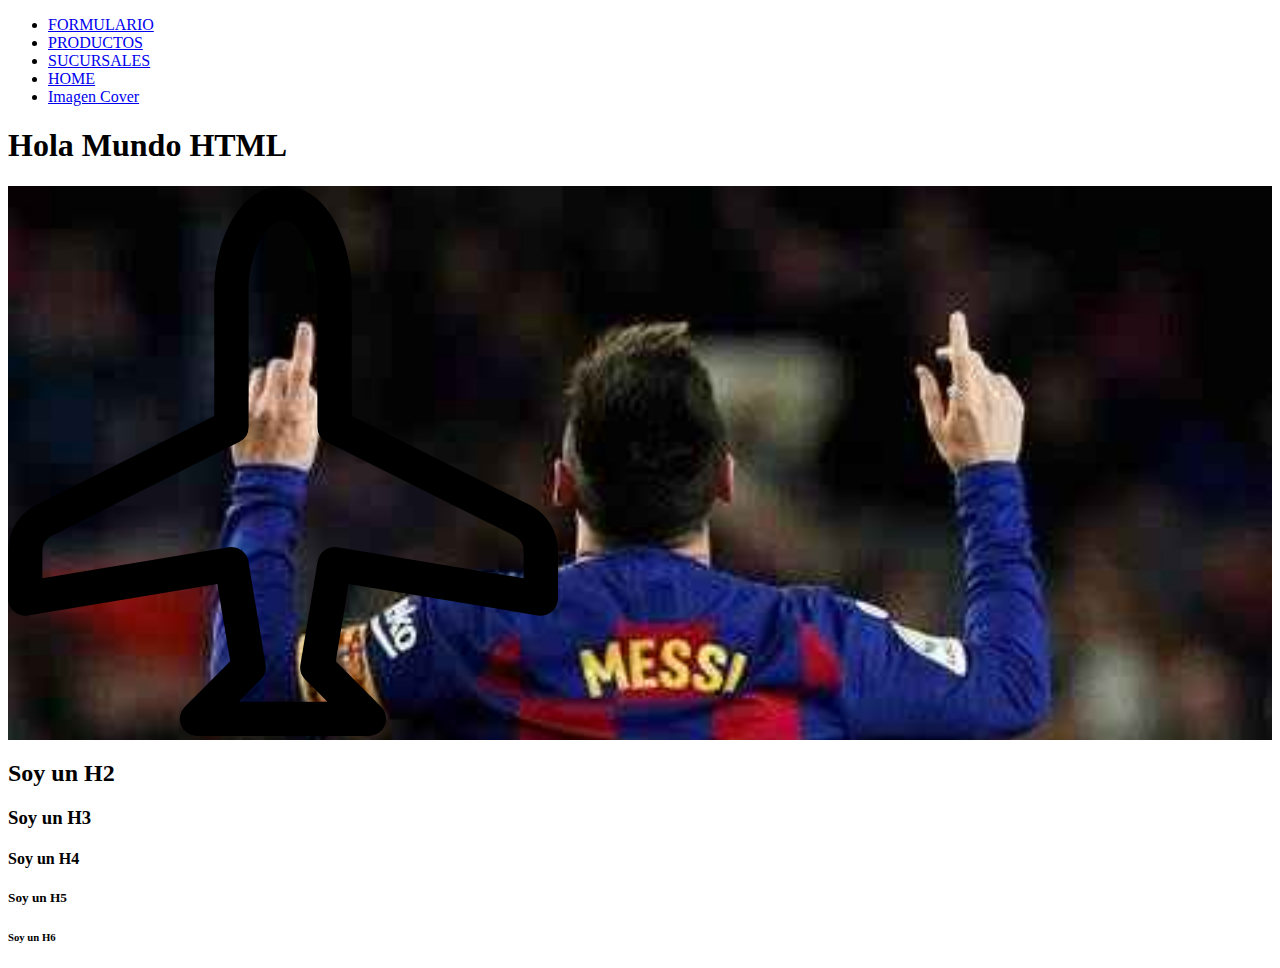
<file: index.html>
<!-- Hola, este es un comentario que nunca aparece en la web: alt + shift + a  -->
<!-- tipo de documento en html -->
<!DOCTYPE html>
<!-- esta es la pagina web -->

<html lang="en"><!-- inicio de la pagina web -->

<!-- la cabecera de la pagina -->
<head>
    <!-- estan los metadatos: info que le pasamos al navegador -->
<!-- 1. la configuracion de la escritura de la pagina -->
<!-- charset : atributo de la etiqueta -->
    <meta charset="UTF-8">
    <!-- 2. es para una adaptacion de la pantalla al dispositivo del usuario -->
    <meta name="viewport" content="width=device-width, initial-scale=1.0">
    <!-- 3. titulo de la pestaña del navegador -->
    <title>Cafe</title>
    <link rel="stylesheet" href="./css/index.css">
</head>
<!-- el cuerpo de la pagina -->
<body>
    <header>
        <nav>
            <ul>
                <li><a href="./pages/formulario.html">FORMULARIO</a></li>
                <li><a href="./pages/productos.html">PRODUCTOS</a></li>
                <li><a href="./pages/sucursales.html">SUCURSALES</a></li>
                <li><a href="./index.html">HOME</a></li>
                <li><a href="./pages/imagenCover.html">Imagen Cover</a></li>
            </ul>
        </nav>
    </header>
    <!-- h1: titulo de nivel 1 -->
    <h1 id= "formularioContacto">
        Hola Mundo HTML</h1>
        <div class="fondo">
            <img src="./assets/imagenes/airplane.svg" alt="avion" width="550px" height="550px">
        </div>
    <!-- h2 titulo de nivel 2 -->
    <h2>Soy un H2</h2>
    <h3>Soy un H3</h3>
    <h4>Soy un H4</h4>
    <h5>Soy un H5</h5>
    <H6>Soy un H6</H6>
</body>
</html><!-- fin de la pagina web -->
</file>
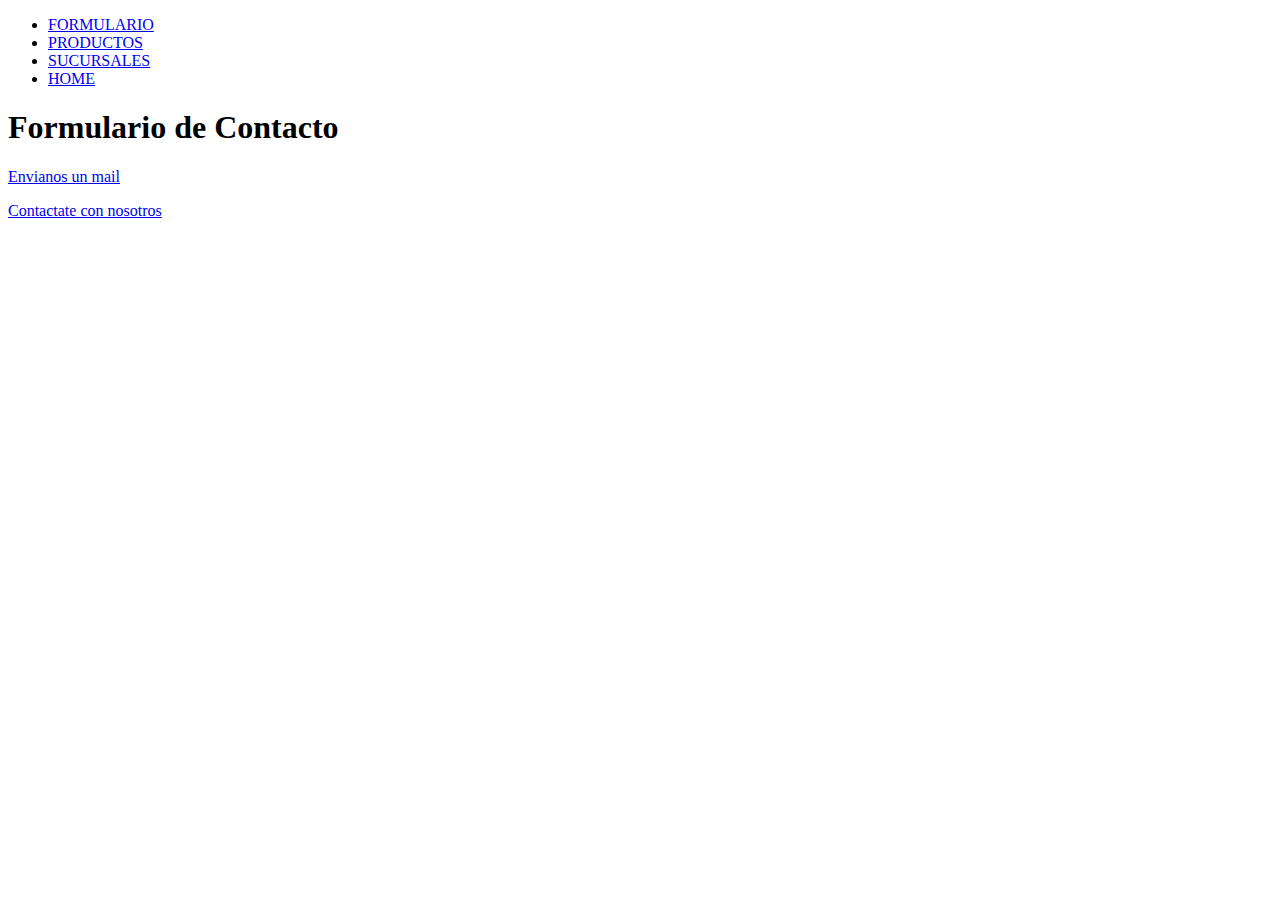
<file: pages/formulario.html>
<!DOCTYPE html>
<html lang="en">
<head>
    <meta charset="UTF-8">
    <meta name="viewport" content="width=device-width, initial-scale=1.0">
    <title> Formulario </title>
</head>
<body>
    <header>
        <nav>
            <ul>
                <li><a href="./formulario.html">FORMULARIO</a></li>
                <li><a href="./productos.html">PRODUCTOS</a></li>
                <li><a href="./sucursales.html">SUCURSALES</a></li>
                <li><a href="../index.html">HOME</a></li>
            </ul>
        </nav>
    </header>
    <h1> Formulario de Contacto </h1>
    <footer>
        <!-- Envianos un mail -->
        <p>
            <a href="mailto:bonaderaraceli@gmail.com "> Envianos un mail</a>
        </p>
        <!-- Llamada telefonica -->
        <p>
            <a href="tel: 2494272749">Contactate con nosotros</a>
        </p>
    </footer>
</body>
</html>
</file>
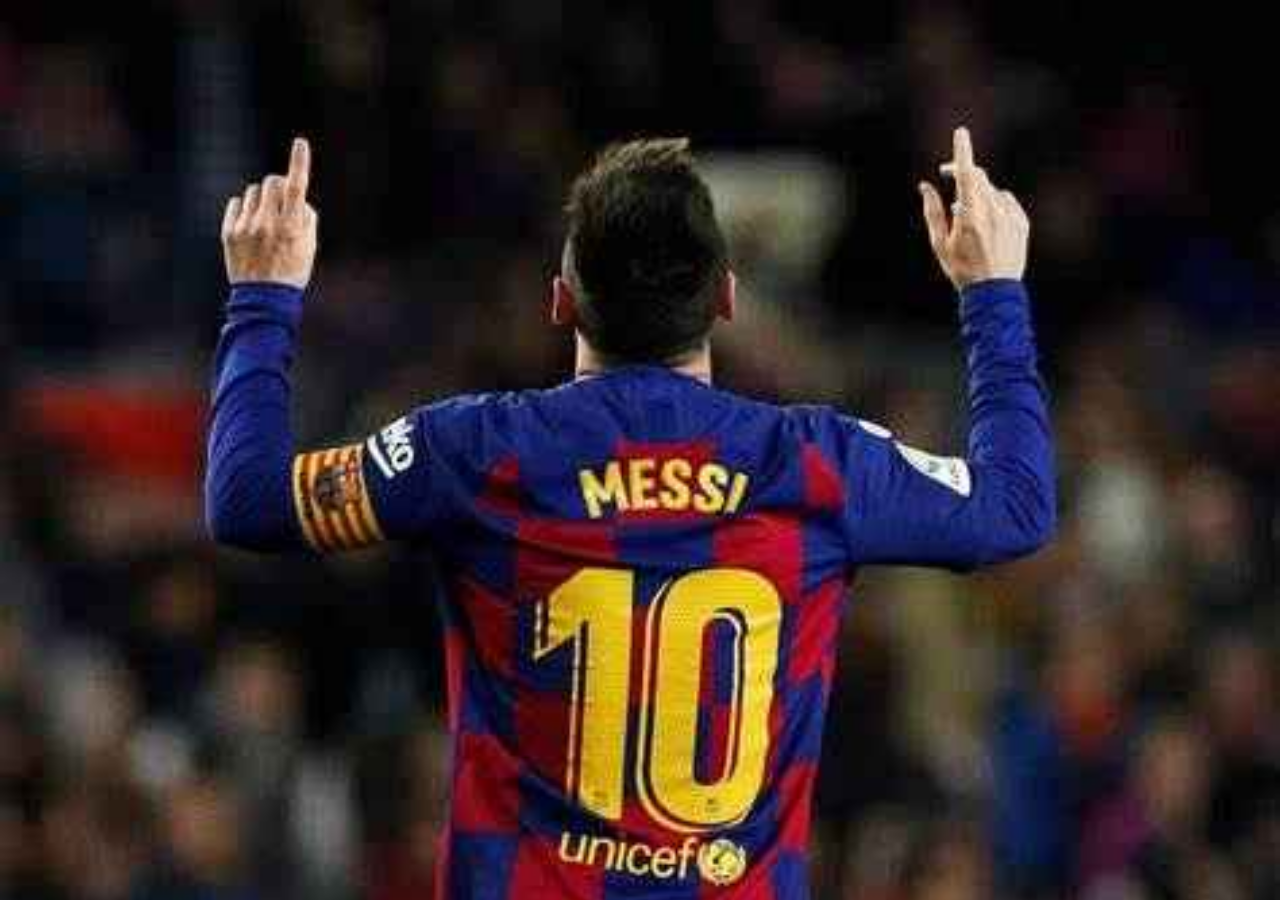
<file: pages/imagenCover.html>
<!DOCTYPE html>
<html lang="en">
<head>
    <meta charset="UTF-8">
    <meta name="viewport" content="width=device-width, initial-scale=1.0">
    <title>Document</title>
    <link rel="stylesheet" href="../css/index.css">
</head>
<body class="fondo">
    
</body>
</html>
</file>
<file: css/index.css>
.fondo {
    background-image: url(../assets/imagenes/messi2.jpg);
    background-size: cover;
    color: white;
    width: 100%;
    height: 50%;
}
</file>
